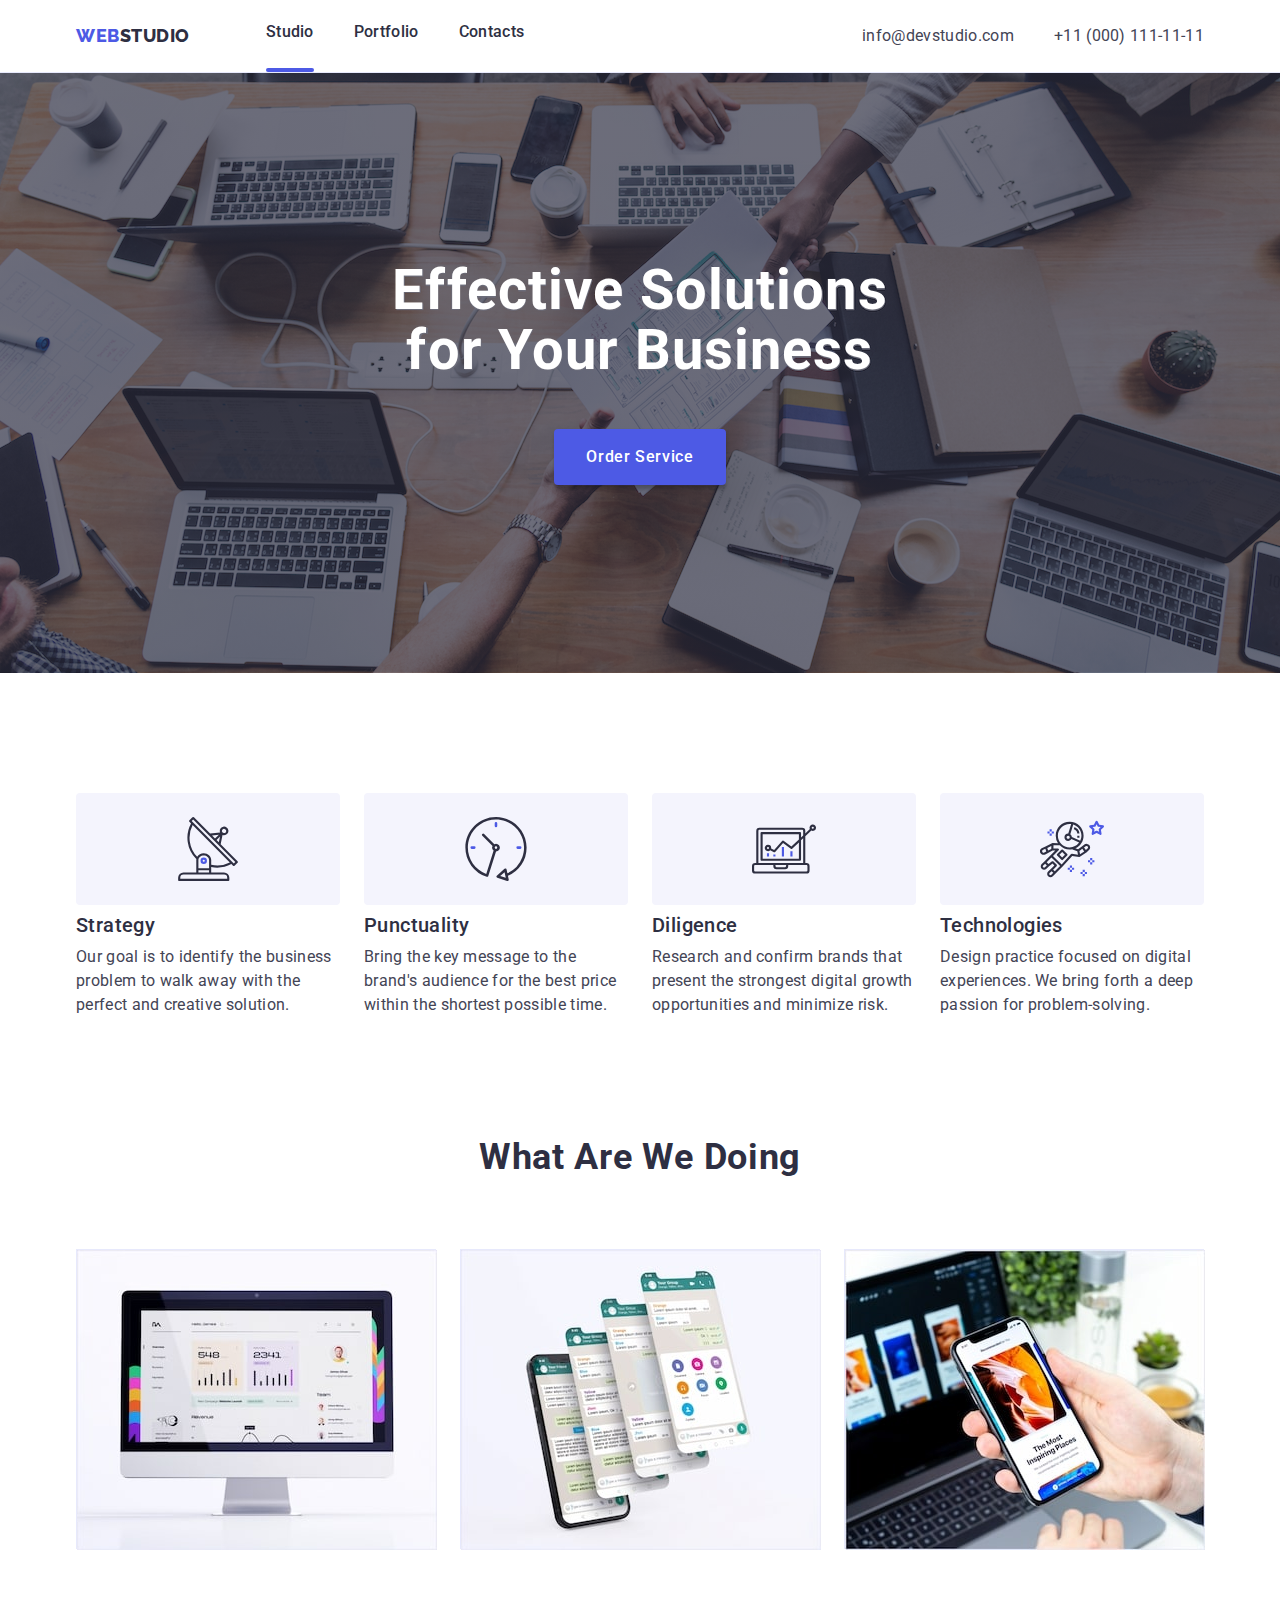
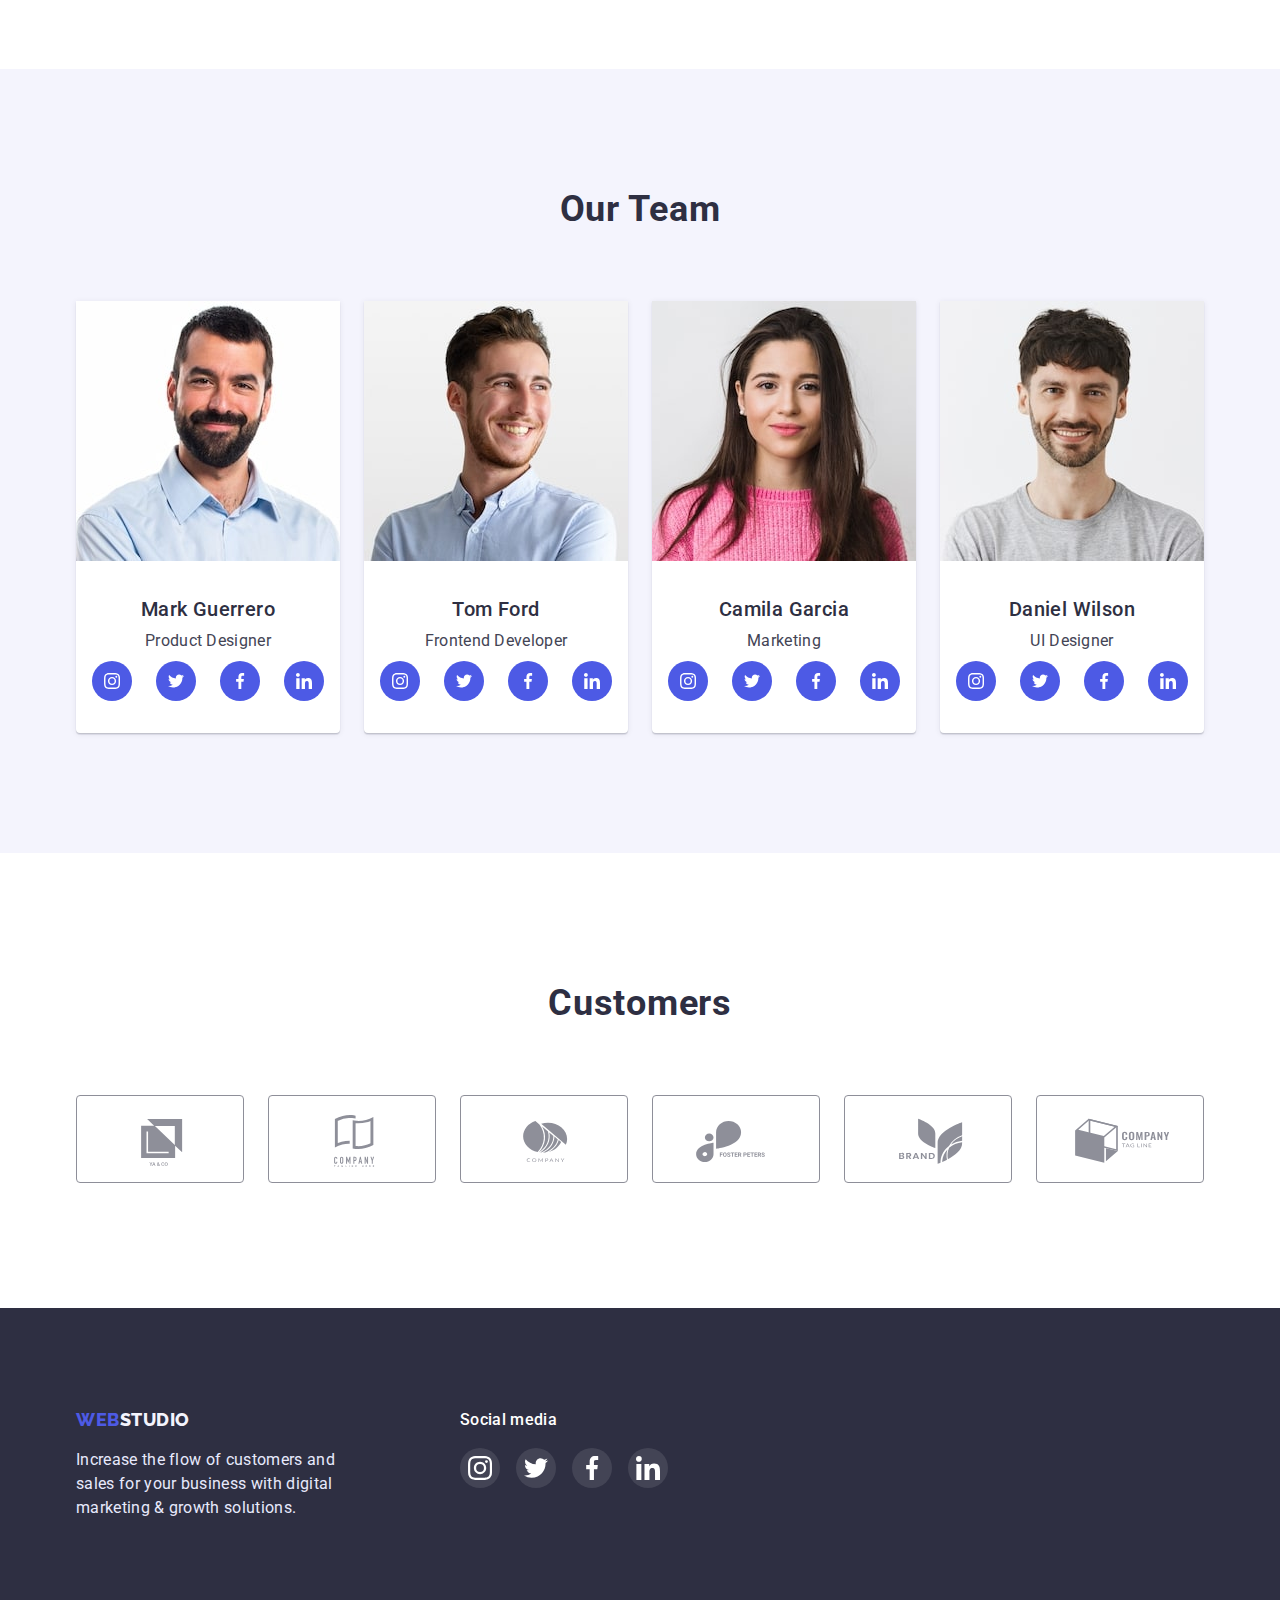
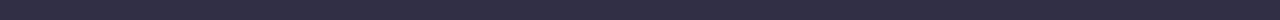
<file: index.html>
<!DOCTYPE html>
<html lang="en">
  <head>
    <meta charset="UTF-8" />
    <meta http-equiv="X-UA-Compatible" content="IE=edge" />
    <meta name="viewport" content="width=device-width, initial-scale=1.0" />
    <link rel="preconnect" href="https://fonts.googleapis.com" />
    <link rel="preconnect" href="https://fonts.gstatic.com" crossorigin />
    <link
      href="https://fonts.googleapis.com/css2?family=Raleway:wght@800&family=Roboto:wght@400;500;700;900&display=swap"
      rel="stylesheet"
    />
    <title>Document</title>

    <!-- Normalizer first -->
    <link
      rel="stylesheet"
      href="https://cdnjs.cloudflare.com/ajax/libs/modern-normalize/1.0.0/modern-normalize.min.css"
    />

    <link rel="stylesheet" href="./css/styles.css" />
  </head>

  <body class="body">
    <!-- header -->
    <header class="header">
      <div class="container">
        <nav class="header-navigation">
          <a class="webstudio" href="./index.html"
            >Web<span class="studio">Studio</span></a
          >

          <ul class="header-list">
            <li>
              <a class="header-list-item current" href="./index.html">Studio</a>
            </li>
            <li>
              <a class="header-list-item" href="./portfolio.html">Portfolio</a>
            </li>
            <li>
              <a class="header-list-item" href="">Contacts</a>
            </li>
          </ul>
        </nav>
        <address>
          <ul class="header-address">
            <li>
              <a class="email-number" href="mailto:info@devstudio.com"
                >info@devstudio.com
              </a>
            </li>
            <li>
              <a class="email-number" href="tel:+110001111111"
                >+11 (000) 111-11-11</a
              >
            </li>
          </ul>
        </address>
      </div>
    </header>

    <main class="main">
      <section class="hero-image">
          <div class="container">
            <h1 class="main-banner">Effective Solutions for Your Business</h1>
            <button class="button-order" type="button" data-modal-open>Order Service</button>
          </div>
      </section>

      <!-- Features -->
      <section class="features">
        <div class="container">
          <h2 hidden>Features</h2>
          <ul class="features-list">
            <li class="features-list-item">
              <div class="features-banner">
                <svg class="svg-icon">
                  <use href="./images/symbol-defs.svg#icon-radar"></use>
                </svg>
              </div>
              <h3 class="features-header">Strategy</h3>
              <p class="features-text">
                Our goal is to identify the business problem to walk away with
                the
                <br />
                perfect and creative solution.
              </p>
            </li>
            <li class="features-list-item">
              <div class="features-banner">
                <svg class="svg-icon">
                  <use href="./images/symbol-defs.svg#icon-clock"></use>
                </svg>
              </div>
              <h3 class="features-header">Punctuality</h3>
              <p class="features-text">
                Bring the key message to the brand's audience for the best price
                within the shortest possible time.
              </p>
            </li>
            <li class="features-list-item">
              <div class="features-banner">
                <svg class="svg-icon">
                  <use href="./images/symbol-defs.svg#icon-statistik"></use>
                </svg>
              </div>
              <h3 class="features-header">Diligence</h3>
              <p class="features-text">
                Research and confirm brands that present the strongest digital
                growth opportunities and minimize risk.
              </p>
            </li>
            <li class="features-list-item">
              <div class="features-banner">
                <svg class="svg-icon">
                  <use href="./images/symbol-defs.svg#icon-astronaut"></use>
                </svg>
              </div>
              <h3 class="features-header">Technologies</h3>
              <p class="features-text">
                Design practice focused on digital experiences. We bring forth a
                deep passion for problem-solving.
              </p>
            </li>
          </ul>
        </div>
      </section>

      <!-- Photos -->
      <section class="our-functional">
        <div class="container">
          <h2 class="our-tasks-header">What are we doing</h2>
          <ul class="photos-list">
            <li class="list-item-photo">
              <img src="./images/image1.jpg" alt="pc-app" width="360" />
            </li>
            <li class="list-item-photo">
              <img src="./images/image2.jpg" alt="phone-app" width="360" />
            </li>
            <li class="list-item-photo">
              <img src="./images/image3.jpg" alt="phone-pic" width="360" />
            </li>
          </ul>
        </div>
      </section>

      <!-- Team -->
      <section class="team-background">
        <div class="container">
          <h2 class="our-team-header">Our Team</h2>
          <ul class="team-list">
            <li class="team-list-item">
              <img src="./images/image4.jpg" alt="Mark Guerrero" width="264" />
              <div class="team-name-job">
                <h3 class="team-list-item-header">Mark Guerrero</h3>
                <p class="team-list-text">Product Designer</p>
                <ul>
                  <li>
                    <a href="">
                      <svg class="team-media-icons">
                        <use
                          href="./images/symbol-defs.svg#icon-instagram"
                        ></use>
                      </svg>
                    </a>
                  </li>
                  <li>
                    <a href="">
                      <svg class="team-media-icons">
                        <use href="./images/symbol-defs.svg#icon-twitter"></use>
                      </svg>
                    </a>
                  </li>
                  <li>
                    <a href="">
                      <svg class="team-media-icons">
                        <use
                          href="./images/symbol-defs.svg#icon-facebook"
                        ></use>
                      </svg>
                    </a>
                  </li>
                  <li>
                    <a href="">
                      <svg class="team-media-icons">
                        <use
                          href="./images/symbol-defs.svg#icon-linkedin"
                        ></use>
                      </svg>
                    </a>
                  </li>
                </ul>
              </div>
            </li>
            <li class="team-list-item">
              <img src="./images/image5.jpg" alt="Tom Ford" width="264" />
              <div class="team-name-job">
                <h3 class="team-list-item-header">Tom Ford</h3>
                <p class="team-list-text">Frontend Developer</p>
                <ul>
                  <li>
                    <a href="">
                      <svg class="team-media-icons">
                        <use
                          href="./images/symbol-defs.svg#icon-instagram"
                        ></use>
                      </svg>
                    </a>
                  </li>
                  <li>
                    <a href="">
                      <svg class="team-media-icons">
                        <use href="./images/symbol-defs.svg#icon-twitter"></use>
                      </svg>
                    </a>
                  </li>
                  <li>
                    <a href="">
                      <svg class="team-media-icons">
                        <use
                          href="./images/symbol-defs.svg#icon-facebook"
                        ></use>
                      </svg>
                    </a>
                  </li>
                  <li>
                    <a href="">
                      <svg class="team-media-icons">
                        <use
                          href="./images/symbol-defs.svg#icon-linkedin"
                        ></use>
                      </svg>
                    </a>
                  </li>
                </ul>
              </div>
            </li>
            <li class="team-list-item">
              <img src="./images/image6.jpg" alt="Camila Garcia" width="264" />
              <div class="team-name-job">
                <h3 class="team-list-item-header">Camila Garcia</h3>
                <p class="team-list-text">Marketing</p>
                <ul>
                  <li>
                    <a href="">
                      <svg class="team-media-icons">
                        <use
                          href="./images/symbol-defs.svg#icon-instagram"
                        ></use>
                      </svg>
                    </a>
                  </li>
                  <li>
                    <a href="">
                      <svg class="team-media-icons">
                        <use href="./images/symbol-defs.svg#icon-twitter"></use>
                      </svg>
                    </a>
                  </li>
                  <li>
                    <a href="">
                      <svg class="team-media-icons">
                        <use
                          href="./images/symbol-defs.svg#icon-facebook"
                        ></use>
                      </svg>
                    </a>
                  </li>
                  <li>
                    <a href="">
                      <svg class="team-media-icons">
                        <use
                          href="./images/symbol-defs.svg#icon-linkedin"
                        ></use>
                      </svg>
                    </a>
                  </li>
                </ul>
              </div>
            </li>
            <li class="team-list-item">
              <img src="./images/image7.jpg" alt="Daniel Wilson" width="264" />
              <div class="team-name-job">
                <h3 class="team-list-item-header">Daniel Wilson</h3>
                <p class="team-list-text">UI Designer</p>
                <ul>
                  <li>
                    <a href="">
                      <svg class="team-media-icons">
                        <use
                          href="./images/symbol-defs.svg#icon-instagram"
                        ></use>
                      </svg>
                    </a>
                  </li>
                  <li>
                    <a href="">
                      <svg class="team-media-icons">
                        <use href="./images/symbol-defs.svg#icon-twitter"></use>
                      </svg>
                    </a>
                  </li>
                  <li>
                    <a href="">
                      <svg class="team-media-icons">
                        <use
                          href="./images/symbol-defs.svg#icon-facebook"
                        ></use>
                      </svg>
                    </a>
                  </li>
                  <li>
                    <a href="">
                      <svg class="team-media-icons">
                        <use
                          href="./images/symbol-defs.svg#icon-linkedin"
                        ></use>
                      </svg>
                    </a>
                  </li>
                </ul>
              </div>
            </li>
          </ul>
        </div>
      </section>
      <section class="customers">
        <div class="container">
          <h2 class="customers-header">Customers</h2>
          <ul>
            <li>
              <a href="">
                <svg class="customers-icon">
                  <use
                    href="./images/symbol-defs.svg#icon-Client-1"
                    style="size: 100%"
                  ></use>
                </svg>
              </a>
            </li>

            <li>
              <a href="">
                <svg class="customers-icon">
                  <use href="./images/symbol-defs.svg#icon-Client-2"></use>
                </svg>
              </a>
            </li>

            <li>
              <a href="">
                <svg class="customers-icon">
                  <use href="./images/symbol-defs.svg#icon-Client-3"></use>
                </svg>
              </a>
            </li>

            <li>
              <a href="">
                <svg class="customers-icon">
                  <use href="./images/symbol-defs.svg#icon-Client-4"></use>
                </svg>
              </a>
            </li>

            <li>
              <a href="">
                <svg class="customers-icon">
                  <use href="./images/symbol-defs.svg#icon-Client-5"></use>
                </svg>
              </a>
            </li>

            <li>
              <a href="">
                <svg class="customers-icon">
                  <use href="./images/symbol-defs.svg#icon-Client-6"></use>
                </svg>
              </a>
            </li>
          </ul>
        </div>
      </section>
    </main>

    <!-- Footer -->
    <footer class="footer">
      <div class="container">
        <div class="watermark-footer">
          <a class="webstudio-2" href="./index.html"
            >Web<span class="studio-2">Studio</span></a
          >
          <p class="footer-text">
            Increase the flow of customers and sales for your business with
            digital marketing & growth solutions.
          </p>
        </div>

        <div class="footer-media">
          <b class="social-media-footer">Social media</b>
          <ul>
            <li>
              <a href="">
                <svg class="footer-icon">
                  <use href="./images/symbol-defs.svg#icon-instagram"></use>
                </svg>
              </a>
            </li>
            <li>
              <a href="">
                <svg class="footer-icon">
                  <use href="./images/symbol-defs.svg#icon-twitter"></use>
                </svg>
              </a>
            </li>
            <li>
              <a href="">
                <svg class="footer-icon">
                  <use href="./images/symbol-defs.svg#icon-facebook"></use>
                </svg>
              </a>
            </li>
            <li>
              <a href="">
                <svg class="footer-icon">
                  <use href="./images/symbol-defs.svg#icon-linkedin"></use>
                </svg>
              </a>
            </li>
          </ul>
        </div>
      </div>
    </footer>

    <div class="backdrop is-hidden" data-modal>
      <div class="modal">
        <button data-modal-close></button>
      </div>
    </div>

    <!-- <script>
      const { height: pageHeaderHeight } = document
        .querySelector(".header")
        .getBoundingClientRect();

      document.body.style.paddingTop = `${pageHeaderHeight}px`;
    </script> -->
    <script src="./js/modal.js"></script>
  </body>
</html>
</file>
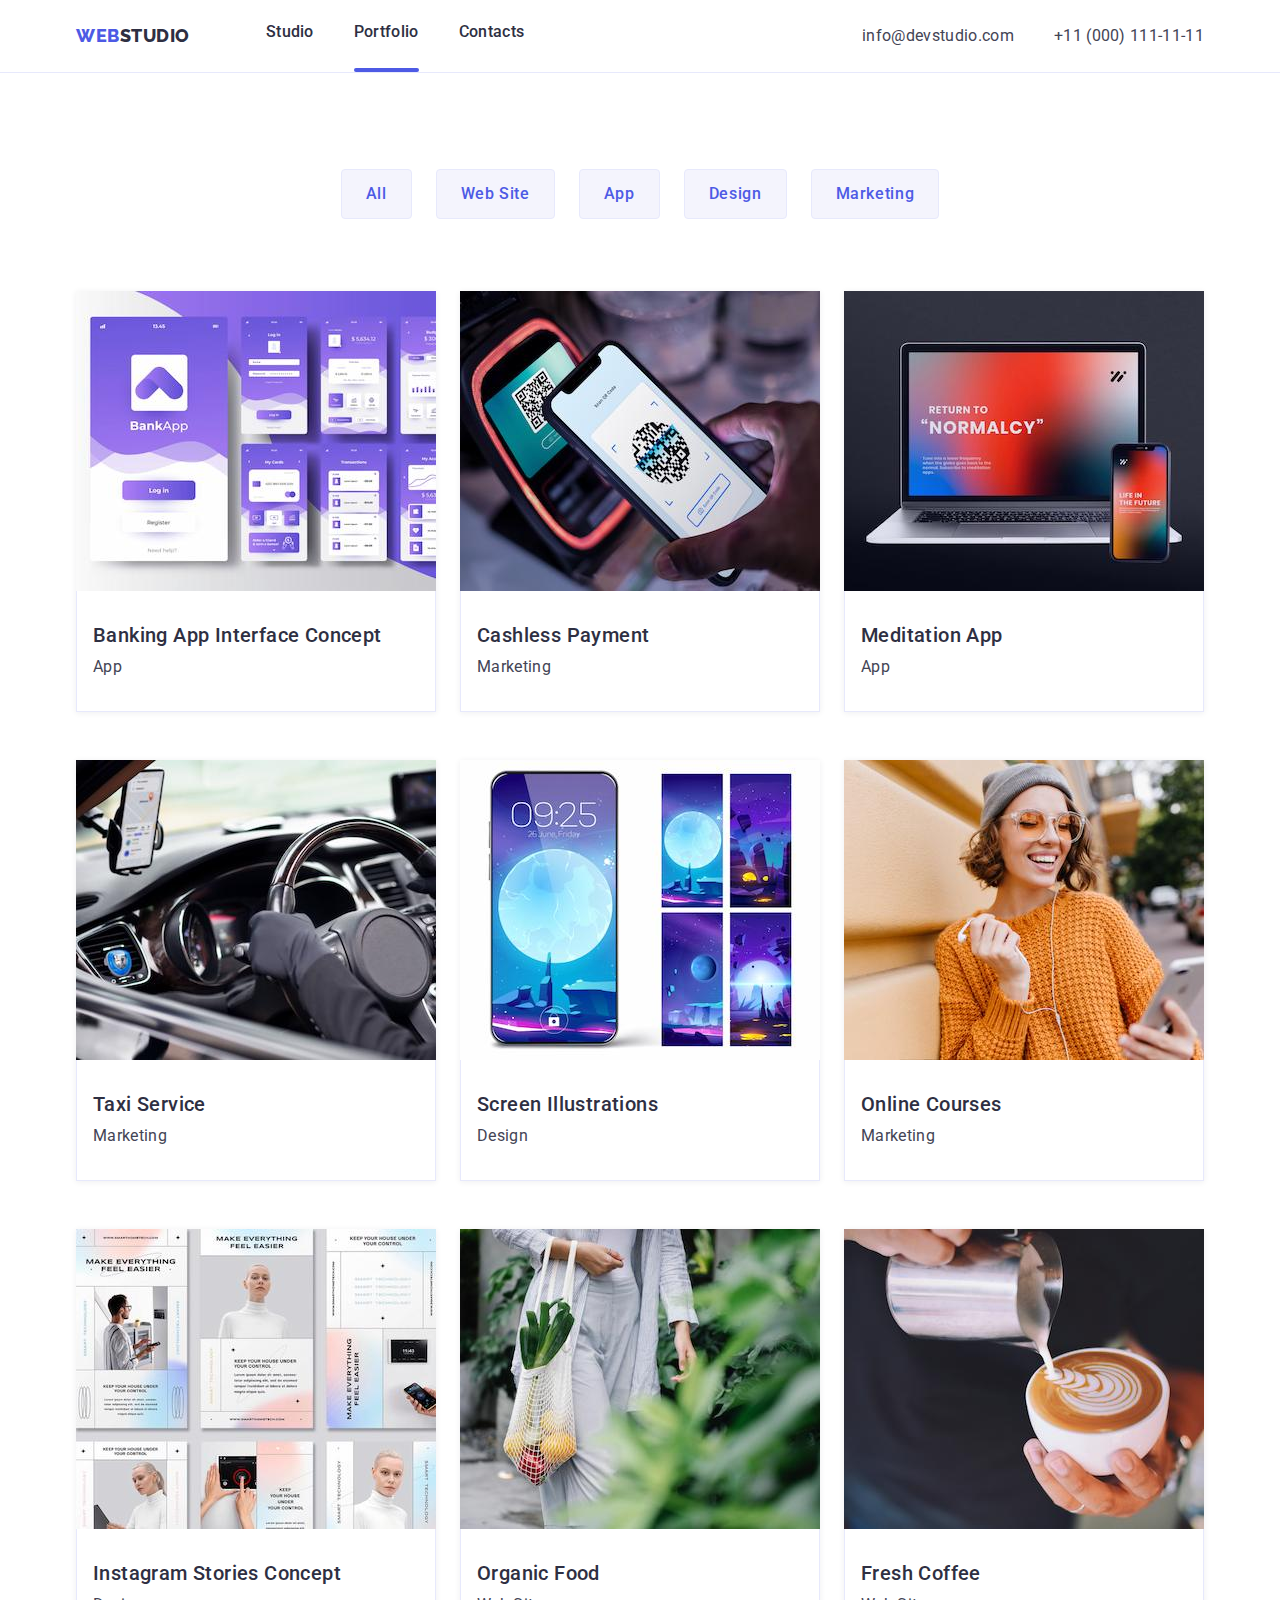
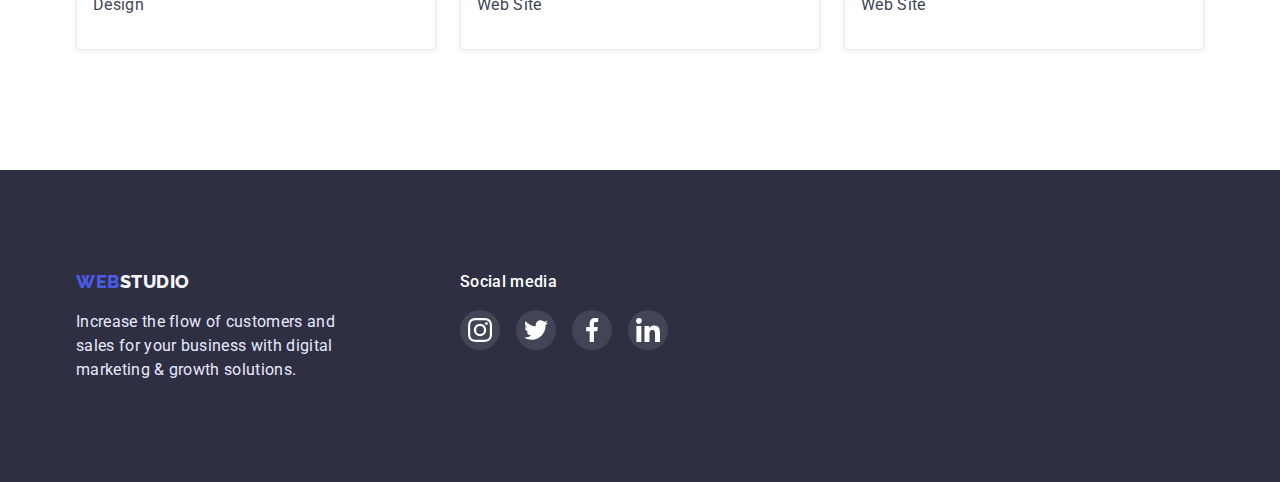
<file: portfolio.html>
<!DOCTYPE html>
<html lang="en">
  <head>
    <meta charset="UTF-8" />
    <meta http-equiv="X-UA-Compatible" content="IE=edge" />
    <meta name="viewport" content="width=device-width, initial-scale=1.0" />
    <link rel="preconnect" href="https://fonts.googleapis.com" />
    <link rel="preconnect" href="https://fonts.gstatic.com" crossorigin />
    <link
      href="https://fonts.googleapis.com/css2?family=Roboto:wght@400;500;700&display=swap"
      rel="stylesheet"
    />
    <link rel="preconnect" href="https://fonts.googleapis.com" />
    <link rel="preconnect" href="https://fonts.gstatic.com" crossorigin />
    <link
      href="https://fonts.googleapis.com/css2?family=Raleway:wght@800&display=swap"
      rel="stylesheet"
    />
    <title>Document</title>

    <!-- Normalizer first -->
    <link
      rel="stylesheet"
      href="https://cdnjs.cloudflare.com/ajax/libs/modern-normalize/1.0.0/modern-normalize.min.css"
    />

    <link rel="stylesheet" href="./css/styles.css" />
  </head>

  <body class="body">
    <!-- header -->
    <header class="header">
      <div class="container">
        <nav class="header-navigation">
          <a class="webstudio" href="./index.html" style="text-decoration: none"
            >Web<span class="studio">Studio</span></a
          >

          <ul class="header-list">
            <li>
              <a class="header-list-item" href="./index.html">Studio</a>
            </li>
            <li>
              <a class="header-list-item current" href="./portfolio.html">Portfolio</a>
            </li>
            <li>
              <a class="header-list-item" href="">Contacts</a>
            </li>
          </ul>
        </nav>
        <address>
          <ul class="header-address">
            <li>
              <a class="email-number" href="mailto:info@devstudio.com"
                >info@devstudio.com
              </a>
            </li>
            <li>
              <a class="email-number" href="tel:+110001111111"
                >+11 (000) 111-11-11</a
              >
            </li>
          </ul>
        </address>
      </div>
    </header>

    <!-- main -->
    <main class="main-2">
      <section class="projects-section">
        <div class="container">
          <h1 hidden>Buttons</h1>
          <ul class="buttons-list">
            <li>
              <button type="button" class="button-list-item">All</button>
            </li>
            <li>
              <button type="button" class="button-list-item">Web Site</button>
            </li>
            <li>
              <button type="button" class="button-list-item">App</button>
            </li>
            <li>
              <button type="button" class="button-list-item">Design</button>
            </li>
            <li>
              <button type="button" class="button-list-item">Marketing</button>
            </li>
          </ul>

          <h2 hidden>Projects</h2>
          <ul class="projects-list">
            <li>
              <a href="">
                <div class="overlay-box">
                  <img src="./images/image8.jpg" alt="project1" width="360" />
                  <div class="overlay">
                    <p>
                      14 Stylish and User-Friendly App Design Concepts · Task
                      Manager App · Calorie Tracker App · Exotic Fruit Ecommerce
                      App · Cloud Storage App
                    </p>
                  </div>
                </div>
                <div class="projects-text-box">
                  <h3>Banking App Interface Concept</h3>
                  <p>App</p>
                </div>
              </a>
            </li>
            <li>
              <a href="">
                <div class="overlay-box">
                  <img src="./images/image9.jpg" alt="project2" width="360" />
                  <div class="overlay">
                    <p>
                      14 Stylish and User-Friendly App Design Concepts · Task
                      Manager App · Calorie Tracker App · Exotic Fruit Ecommerce
                      App · Cloud Storage App
                    </p>
                  </div>
                </div>
                <div class="projects-text-box">
                  <h3>Cashless Payment</h3>
                  <p>Marketing</p>
                </div>
              </a>
            </li>
            <li>
              <a href="">
                <div class="overlay-box">
                  <img src="./images/image10.jpg" alt="project3" width="360" />
                  <div class="overlay">
                    <p>
                      14 Stylish and User-Friendly App Design Concepts · Task
                      Manager App · Calorie Tracker App · Exotic Fruit Ecommerce
                      App · Cloud Storage App
                    </p>
                  </div>
                </div>
                <div class="projects-text-box">
                  <h3>Meditation App</h3>
                  <p>App</p>
                </div>
              </a>
            </li>
            <li>
              <a href="">
                <div class="overlay-box">
                  <img src="./images/image11.jpg" alt="project4" width="360" />
                  <div class="overlay">
                    <p>
                      14 Stylish and User-Friendly App Design Concepts · Task
                      Manager App · Calorie Tracker App · Exotic Fruit Ecommerce
                      App · Cloud Storage App
                    </p>
                  </div>
                </div>
                <div class="projects-text-box">
                  <h3>Taxi Service</h3>
                  <p>Marketing</p>
                </div>
              </a>
            </li>
            <li>
              <a href="">
                <div class="overlay-box">
                  <img src="./images/image12.jpg" alt="project5" width="360" />
                  <div class="overlay">
                    <p>
                      14 Stylish and User-Friendly App Design Concepts · Task
                      Manager App · Calorie Tracker App · Exotic Fruit Ecommerce
                      App · Cloud Storage App
                    </p>
                  </div>
                </div>
                <div class="projects-text-box">
                  <h3>Screen Illustrations</h3>
                  <p>Design</p>
                </div>
              </a>
            </li>
            <li>
              <a href="">
                <div class="overlay-box">
                  <img src="./images/image13.jpg" alt="project6" width="360" />
                  <div class="overlay">
                    <p>
                      14 Stylish and User-Friendly App Design Concepts · Task
                      Manager App · Calorie Tracker App · Exotic Fruit Ecommerce
                      App · Cloud Storage App
                    </p>
                  </div>
                </div>
                <div class="projects-text-box">
                  <h3>Online Courses</h3>
                  <p>Marketing</p>
                </div>
              </a>
            </li>
            <li>
              <a href="">
                <div class="overlay-box">
                  <img src="./images/image14.jpg" alt="project7" width="360" />
                  <div class="overlay">
                    <p>
                      14 Stylish and User-Friendly App Design Concepts · Task
                      Manager App · Calorie Tracker App · Exotic Fruit Ecommerce
                      App · Cloud Storage App
                    </p>
                  </div>
                </div>
                <div class="projects-text-box">
                  <h3>Instagram Stories Concept</h3>
                  <p>Design</p>
                </div>
              </a>
            </li>
            <li>
              <a href="">
                <div class="overlay-box">
                  <img src="./images/image15.jpg" alt="project8" width="360" />
                  <div class="overlay">
                    <p>
                      14 Stylish and User-Friendly App Design Concepts · Task
                      Manager App · Calorie Tracker App · Exotic Fruit Ecommerce
                      App · Cloud Storage App
                    </p>
                  </div>
                </div>
                <div class="projects-text-box">
                  <h3>Organic Food</h3>
                  <p>Web Site</p>
                </div>
              </a>
            </li>
            <li>
              <a href="">
                <div class="overlay-box">
                  <img src="./images/image16.jpg" alt="project9" width="360" />
                  <div class="overlay">
                    <p>
                      14 Stylish and User-Friendly App Design Concepts · Task
                      Manager App · Calorie Tracker App · Exotic Fruit Ecommerce
                      App · Cloud Storage App
                    </p>
                  </div>
                </div>
                <div class="projects-text-box">
                  <h3>Fresh Coffee</h3>
                  <p>Web Site</p>
                </div>
              </a>
            </li>
          </ul>
        </div>
      </section>
    </main>

    <!-- Footer -->
    <footer class="footer">
      <div class="container">
        <div class="watermark-footer">
          <a class="webstudio-2" href="./index.html"
            >Web<span class="studio-2">Studio</span></a
          >
          <p class="footer-text">
            Increase the flow of customers and sales for your business with
            digital marketing & growth solutions.
          </p>
        </div>

        <div class="footer-media">
          <b class="social-media-footer">Social media</b>
          <ul>
            <li>
              <a href="">
                <svg class="footer-icon">
                  <use href="./images/symbol-defs.svg#icon-instagram"></use>
                </svg>
              </a>
            </li>
            <li>
              <a href="">
                <svg class="footer-icon">
                  <use href="./images/symbol-defs.svg#icon-twitter"></use>
                </svg>
              </a>
            </li>
            <li>
              <a href="">
                <svg class="footer-icon">
                  <use href="./images/symbol-defs.svg#icon-facebook"></use>
                </svg>
              </a>
            </li>
            <li>
              <a href="">
                <svg class="footer-icon">
                  <use href="./images/symbol-defs.svg#icon-linkedin"></use>
                </svg>
              </a>
            </li>
          </ul>
        </div>
      </div>
    </footer>
    <!-- <script>
      const { height: pageHeaderHeight } = document
        .querySelector(".header")
        .getBoundingClientRect();

      document.body.style.paddingTop = `${pageHeaderHeight}px`;
    </script> -->
  </body>
</html>
</file>
<file: css/styles.css>
:root {
  --dark: #2E2F42;
  --text: #434455;
  --accent: #F4F4FD;
  --light: #E7E9FC;
  --primary-brand: #4D5AE5;
  --pressed-state: #404BBF;
  --white: #ffffff; 
  --subbtle-text: #8E8F99;
  --green:#31D0AA;
  --modal: #FCFCFC;
  }
  
  .body{
    color: var(--text);
    font-family: "Roboto","Raleway", sans-serif;
  }
  .body a{
    text-decoration:none;
  }
  
  .container{
    width: 1158px;
    padding: 0 15px 0 15px;
    margin: 0 auto;
  }
  
  ul,
  h1,
  h2,
  h3,
  h4,
  h5{
    padding: 0;
    margin: 0;
  }
  
  ul{
    list-style: none;
  }
  
  /* .header,
  .main,
  .main-2,
  .footer {
    max-width: 1440px;
  } */
  
  .webstudio,
  .webstudio-2 {
    font-family: "Raleway", sans-serif;
    font-weight: 800;
    font-size: 18px;
    line-height: 1.33;
    letter-spacing: 0.03em;
    text-transform: uppercase;
    color: var(--primary-brand);
  }
  .studio {
    color: var(--dark);
  }
  .studio-2 {
    color: var(--accent);
  }
  
  .header {
    background-color: var(--white);
    border-bottom: 1px solid var(--light);

    /* position: fixed;
    width: 100%;
    max-width: 1440px;
    margin: 0 auto;
    top: 0; */
    
    /* z-index: 99; */
  }
  

  /* .header .container{
    margin-bottom: 24px;
  } */




  .header .container,
  .header-navigation{
    display: flex;
    align-items: center;
  }
  
  .header-address {
    list-style: none;
    display: flex;
    gap: 40px;
  }
  address{
    margin-left: auto;
  }
  
  .header-list {
    margin: 0 0 0 76px;
    display: flex;
    gap: 40px;
    list-style: none;
  }

  .header-list a,
  .header-address a {
    transition: color 250ms cubic-bezier(0.4, 0, 0.2, 1);
  }
  
  .header-list a:hover,
  .header-address a:hover,
  .header-list a:focus,
  .header-address a:focus{
    color: var(--pressed-state);
  }
  
  /* navigation */
  .header-list-item{
    position: relative;
    font-weight: 500;
    font-size: 16px;
    line-height: 1.5;
    letter-spacing: 0.02em;
    color: var(--dark);
    padding: 20px 0 28px 0;
    display: block;
  }
  
  .header-list-item.current::after{
    content: "";
    position: absolute;
    
    left: 0;
    bottom: 0;
    width: 100%;
    height: 4px;
    border-radius: 2px;
    background-color: var(--primary-brand);
  }
  
  
  .email-number{
    font-style: normal;
    font-size: 16px;
    line-height: 1.5;
    letter-spacing: 0.02em;
    color: inherit;
  }
  
  /* hero section */
  /* IIIIIIIIIIIIIIIIIIIIIIIIIIIIIIIIIIIIIIIIIIIIIIIIIIIIIIIIII */
  
  .hero-image {
    margin: 0 auto;
    max-width: 1440px;
    padding: 188px 0 188px 0;
    background-image: linear-gradient(
      to right,
      rgba(46, 47, 66, 0.7),
      rgba(46, 47, 66, 0.7)
    ), url("../images/background.jpg");
    background-repeat: no-repeat;
    background-position: center;
    
  }
  
  .main-banner {
    margin: 0 auto;
    width: 496px;
    font-size: 56px;
    line-height: 1.07;
    text-align: center;
    letter-spacing: 0.02em;
    color: var(--white);
  }
  
  .button-order {
    cursor:pointer;
    display: flex;
    margin: 0 auto;
    margin-top: 48px;
    padding: 16px 32px 16px 32px;
    background: var(--primary-brand);
    box-shadow: 0px 4px 4px rgba(0, 0, 0, 0.15);
    border-radius: 4px;
    border: none;
  
    font-family: inherit;
    font-weight: 500;
    font-size: 16px;
    line-height: 1.5;
    letter-spacing: 0.04em;
    color: var(--white);

    transition: background-color 250ms cubic-bezier(0.4, 0, 0.2, 1);
  }
  
  .button-order:hover,
  .button-order:focus{
    background-color: var(--pressed-state);
  }
  
  
  /* features */
  /* IIIIIIIIIIIIIIIIIIIIIIIIIIIIIIIIIIIIIIIIIIIIIIIIIIIIIIIIIIIIII */
  
  .features{
    padding: 120px 0 120px 0;
  }
  
  .features-list,
  .photos-list,
  .team-list,
  .footer-list {
    display: flex;
    list-style: none;
    margin: 0;
  }
  
  .features-list {
    padding: 0;
    gap: 24px;
  }
  .features-list-item {
    flex-basis: calc(100% / 3 - 24px );
  }
  
  .svg-icon{
    width: 64px;
    height: 64px;
  }
  .features-banner{
    display: flex;
    align-items: center;
    justify-content: center;
    width: 264px;
    height: 112px;
    background-color: var(--accent);
    border-radius: 4px;
  }
  
  .features-header {
    font-weight: 500;
    font-size: 20px;
    line-height: 1.2;
    letter-spacing: 0.02em;
    color: var(--dark);
    margin: 8px 0 0 0;
    padding: 0;
  }
  
  .features-text {
    font-size: 16px;
    line-height: 1.5;
    letter-spacing: 0.02em;
    margin: 8px 0 0 0;
  }
  
  /* What are we doing */
  /* IIIIIIIIIIIIIIIIIIIIIIIIIIIIIIIIIIIIIIIIIIIIIIIIIIIIIIIIIIII */
  .our-functional {
    padding: 0 0 120px 0;
  }
  
  .our-tasks-header {
    margin: 0 0 72px 0;
    font-size: 36px;
    line-height: 1.111111111111111;
    text-align: center;
    letter-spacing: 0.02em;
    text-transform: capitalize;
    color: var(--dark);
  }
  
  .photos-list {
    gap: 24px;
    padding: 0;
  }
  .list-item-photo {
    background: linear-gradient(
      0deg,
      rgba(77, 90, 229, 0.1),
      rgba(77, 90, 229, 0.1)
    );
    background-blend-mode: soft-light, normal;
    border: 1px solid var(--light);
    box-sizing: border-box;
    height: 300px;
    width: 360px;
  }
  
  /* Our team */
  /* IIIIIIIIIIIIIIIIIIIIIIIIIIIIIIIIIIIIIIIIIIIIIIIIIIIIIIIII */
  
  .team-background {
    padding: 120px 0 120px 0;
    margin: 0;
    background-color: var(--accent);
  }
  
  .our-team-header {
    justify-content: center;
    margin: 0 0 72px 0;
    font-size: 36px;
    line-height: 1.111111111111111;
    text-align: center;
    letter-spacing: 0.02em;
    text-transform: capitalize;
    color: var(--dark);
  }
  
  .team-background .container{
    justify-content: center;
  }
  
  .team-list {
    gap: 24px;
  }
  
  .team-name-job{
    padding: 32px 16px 32px 16px;
  }
  
  .team-list-item-header {
    text-align: center;
    font-weight: 500;
    font-size: 20px;
    line-height: 1.2;
    letter-spacing: 0.02em;
    color: var(--dark);
    margin: 0;
    padding: 0;
  }
  
  .team-list-text {
    text-align: center;
    font-size: 16px;
    line-height: 1.5;
    letter-spacing: 0.02em;
    margin: 8px 0 0 0;
    padding: 0;
  }
  
  .team-list-item{
    flex-direction: column;
    align-items: center;
    background: var(--white);
    box-shadow: 0px 1px 6px rgba(46, 47, 66, 0.08),
      0px 1px 1px rgba(46, 47, 66, 0.16), 0px 2px 1px rgba(46, 47, 66, 0.08);
    border-radius: 0px 0px 4px 4px;
  }
  
  .team-name-job ul{
    display: flex;
    justify-self: center;
    gap: 24px;
    margin: 8px 0 0 0;
  }
  
  .team-name-job a{
    width: 40px;
    height: 40px;
    border-radius: 50%;
    background-color: var(--primary-brand);
    display: flex;
    margin: 0;
    padding: 0;

    transition: background-color 250ms cubic-bezier(0.4, 0, 0.2, 1);
  }
  .team-name-job a:hover,
  .team-name-job a:focus{
    background-color: var(--pressed-state);
  }
  
  .team-media-icons{
    width: 16px;
    height: 16px;
    margin: auto auto;
    fill: var(--white);
  }
  
  /* Customers */
  /* IIIIIIIIIIIIIIIIIIIIIIIIIIIIIIIIIIIIIIIIIIIIIIIIIII */
  
  .customers{
    padding: 130px 0 120px 0 ;
  }
  
  .customers-header{
    justify-content: center;
    margin: 0 0 72px 0;
    font-size: 36px;
    line-height: 1.111111111111111;
    text-align: center;
    letter-spacing: 0.02em;
    text-transform: capitalize;
    color: var(--dark);
  }
  .customers ul{
    display: flex;
    gap: 24px;
  }
  .customers a{
    margin: 0;
    border: 1px solid var(--subbtle-text);
    border-radius: 4px;
    width: 168px;
    height: 88px;
    display: inline-block;
    color: var(--subbtle-text);

    transition: border 250ms cubic-bezier(0.4, 0, 0.2, 1);
  }
  .customers a:hover,
  .customers a:focus{
    border: 1px solid var(--pressed-state);
  }

  .customers a:hover .customers-icon,
  .customers a:focus .customers-icon{
    fill: var(--pressed-state);
  }
  
  .customers-icon{
    margin-right: auto;
    margin-left: auto;
    fill: currentColor;
    width: 168px;
    height: 88px;
    display: block;

    transition: fill 250ms cubic-bezier(0.4, 0, 0.2, 1);
  }
  
  
  /* footer */
  /* IIIIIIIIIIIIIIIIIIIIIIIIIIIIIIIIIIIIIIIIIIIIIIIIIIIIII */
  
  .footer {
    padding: 100px 0 100px 0;
    background-color: var(--dark);
  }
  .footer .container{
    display: flex;
  }
  
  .footer-text {
    margin: 16px 0 0 0;
    width: 264px;
    font-size: 16px;
    line-height: 1.5;
    letter-spacing: 0.02em;
    color: var(--light);
  }
  
  .social-media-footer{
    font-weight: 500;
    font-size: 16px;
    line-height: 1.5;
    letter-spacing: 0.02em;
    color: var(--white);
  }
  
  .footer-media{
    width: 208px;
    height: 80px;
    padding: 0;
    margin: 0 0 0 120px;
  
  }
  .footer-media ul{
    display: flex;
    gap: 16px;
    margin: 16px 0 0 0;
  }
  
  .watermark-footer{
    padding: 0;
    margin: 0;
  }
  
  .footer-media a{
    width: 40px;
    height: 40px;
    border-radius: 50%;
    background-color: rgba(255, 255, 255, 0.1);
    display: inline-block;
    display: flex;

    transition: background-color 250ms cubic-bezier(0.4, 0, 0.2, 1);
  }
  
  .footer-media a:hover,
  .footer-media a:focus{
    background-color: var(--green);
  }
  
  .footer-icon{
    width: 24px;
    height: 24px;
    margin: auto auto;
    fill: var(--white);
  }
  
  
  /* Page 2 Portfolio */
  
  /* IIIIIIIIIIIIIIIIIIIIIIIIIIIIIIIIIIIIIIIIIIIIIIIIIIIIIIIIIIIIIIIIIIIIIIIIIIIIIIIIIII */
  
  .projects-section{
    padding: 96px 0 120px 0 ;
    margin: 0;
  }
  
  .buttons-list {
    margin: 0 0 72px 0;
    display: flex;
    gap: 24px;
    list-style: none;
    padding: 0;
    justify-content: center;
  }
  .buttons-list button {
    cursor:pointer;
    font-family: inherit;
    background-color: var(--accent);
    border: 1px solid var(--light);
    border-radius: 4px;
    padding: 12px 24px 12px 24px;
  
    font-weight: 500;
    font-size: 16px;
    line-height: 1.5;
    letter-spacing: 0.04em;
    color: var(--primary-brand);

    transition: background-color 250ms cubic-bezier(0.4, 0, 0.2, 1), color 250ms cubic-bezier(0.4, 0, 0.2, 1), box-shadow 250ms cubic-bezier(0.4, 0, 0.2, 1);
  }
  .buttons-list button:hover,
  .buttons-list button:focus{
    background-color: var(--pressed-state);
    color: var(--white);
    box-shadow: 0px 3px 1px rgba(0, 0, 0, 0.1), 0px 2px 1px rgba(0, 0, 0, 0.08), 0px 2px 2px rgba(0, 0, 0, 0.12);
  }
  
  .projects-list{
    margin: 0;
    padding: 0;
    display: flex;
    flex-wrap: wrap;
    list-style: none;
    margin: -48px 0 0 -24px;
  }
  
  .projects-list h3{
    font-weight: 500;
    font-size: 20px;
    line-height: 1.2;
    letter-spacing: 0.02em;
    color: var(--dark);
  }
  .projects-list p{
    margin: 8px 0 0 0;
    font-size: 16px;
    line-height: 1.5;
    letter-spacing: 0.02em;
    color: var(--text);
  }
  .projects-list img{
    display: block;
  }
  
  .projects-list li{
    flex-basis: calc(100% / 3 - 24px);
    margin: 48px 0 0 24px;
    box-shadow: 0px 1px 6px rgba(46, 47, 66, 0.08);
    transition: box-shadow 250ms cubic-bezier(0.4, 0, 0.2, 1);
  }
  .projects-list li:hover{
    box-shadow: 0px 1px 6px rgba(46, 47, 66, 0.08), 0px 1px 1px rgba(46, 47, 66, 0.16), 0px 2px 1px rgba(46, 47, 66, 0.08);
  } 
  
  .projects-text-box{
    padding: 32px 0 32px 16px;
    border-bottom: 1px solid var(--light);
    border-left: 1px solid var(--light);
    border-right: 1px solid var(--light);
  }
  
  
  /* Overlay */
  /* IIIIIIIIIIIIIIIIIIIIIIIIIIIIIIIIIIIIIIIIIIII */
  .overlay-box {
    position: relative;
    overflow: hidden;
  }
  .overlay{
    position: absolute;
    top: 0;
    left: 0;
    width: 360px;
    height: 300px;
    background-color: var(--primary-brand);
    padding: 0 32px 0 32px;
  
    transform: translateY(+100%);
    transition: transform 250ms cubic-bezier(0.4, 0, 0.2, 1);
  }
  
  .overlay p{
    font-size: 16px;
    line-height: 1.5;
    letter-spacing: 0.02em;
    color: var(--accent);
    margin: 40px 0 0 0 ;
  }
  
  .projects-list li:hover .overlay{
    transform: translateY(0);
  }
  
  
  
  /* Backdrop */
  /* IIIIIIIIIIIIIIIIIIIIIIIIIIIIIIIIIIIIIIIIIII */
  .backdrop{
    position: fixed;
    top: 0;
    left: 0;
    width: 100%;
    height: 100%;
    background-color: rgba(46, 47, 66, 0.4);

    opacity: 1;
    transition: opacity 250ms cubic-bezier(0.4, 0, 0.2, 1);


  }

  .backdrop.is-hidden{
    opacity: 0;
    pointer-events: none;
  }
  
  .backdrop.is-hidden .modal{
    transform: translate(-50%, -50%) scale(0.1) rotate(0deg);
  }

  .modal{
    position: absolute;
    top: 50%;
    left: 50%;
    transform: translate(-50%, -50%) scale(1) rotate(360deg);

    padding: 24px;
    width: 408px;
    height: 576px;
    background-color: var(--modal);
    box-shadow: 0px 1px 1px rgba(0, 0, 0, 0.14), 0px 1px 3px rgba(0, 0, 0, 0.12), 0px 2px 1px rgba(0, 0, 0, 0.2);
    border-radius: 4px;

    transition: transform 250ms cubic-bezier(0.4, 0, 0.2, 1);
  }


  .modal button{
    position: absolute;
    top: 24px;
    right: 24px;

    width: 24px;
    height: 24px;
    border-radius: 50%;
    background-color: var(--light);
    background-image: url(../images/Vector.svg);
    background-repeat: no-repeat;
    background-position: center;
    border: 1px solid rgba(0, 0, 0, 0.1);
    cursor: pointer;

    transition: background-color 250ms cubic-bezier(0.4, 0, 0.2, 1);
  }

  .modal button:hover{
    background-color: #c1c6ee;
  }
</file>
